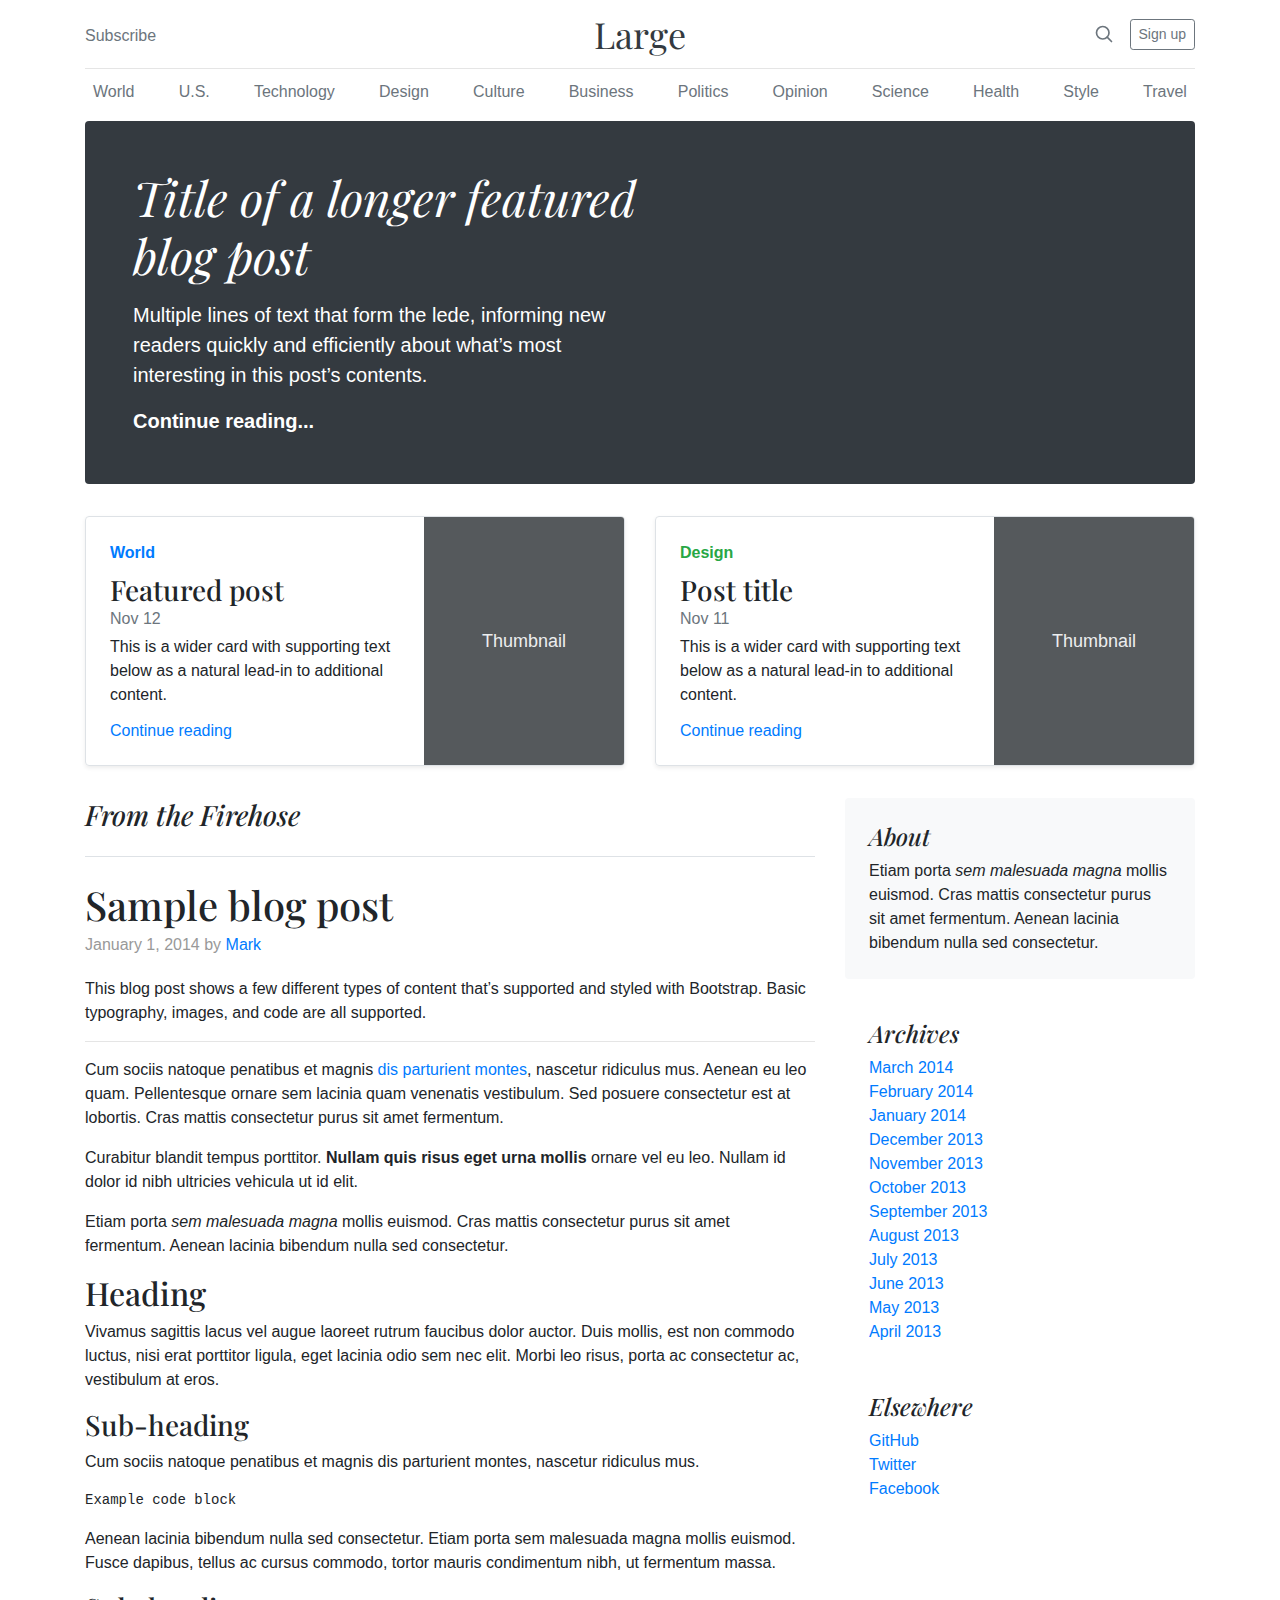
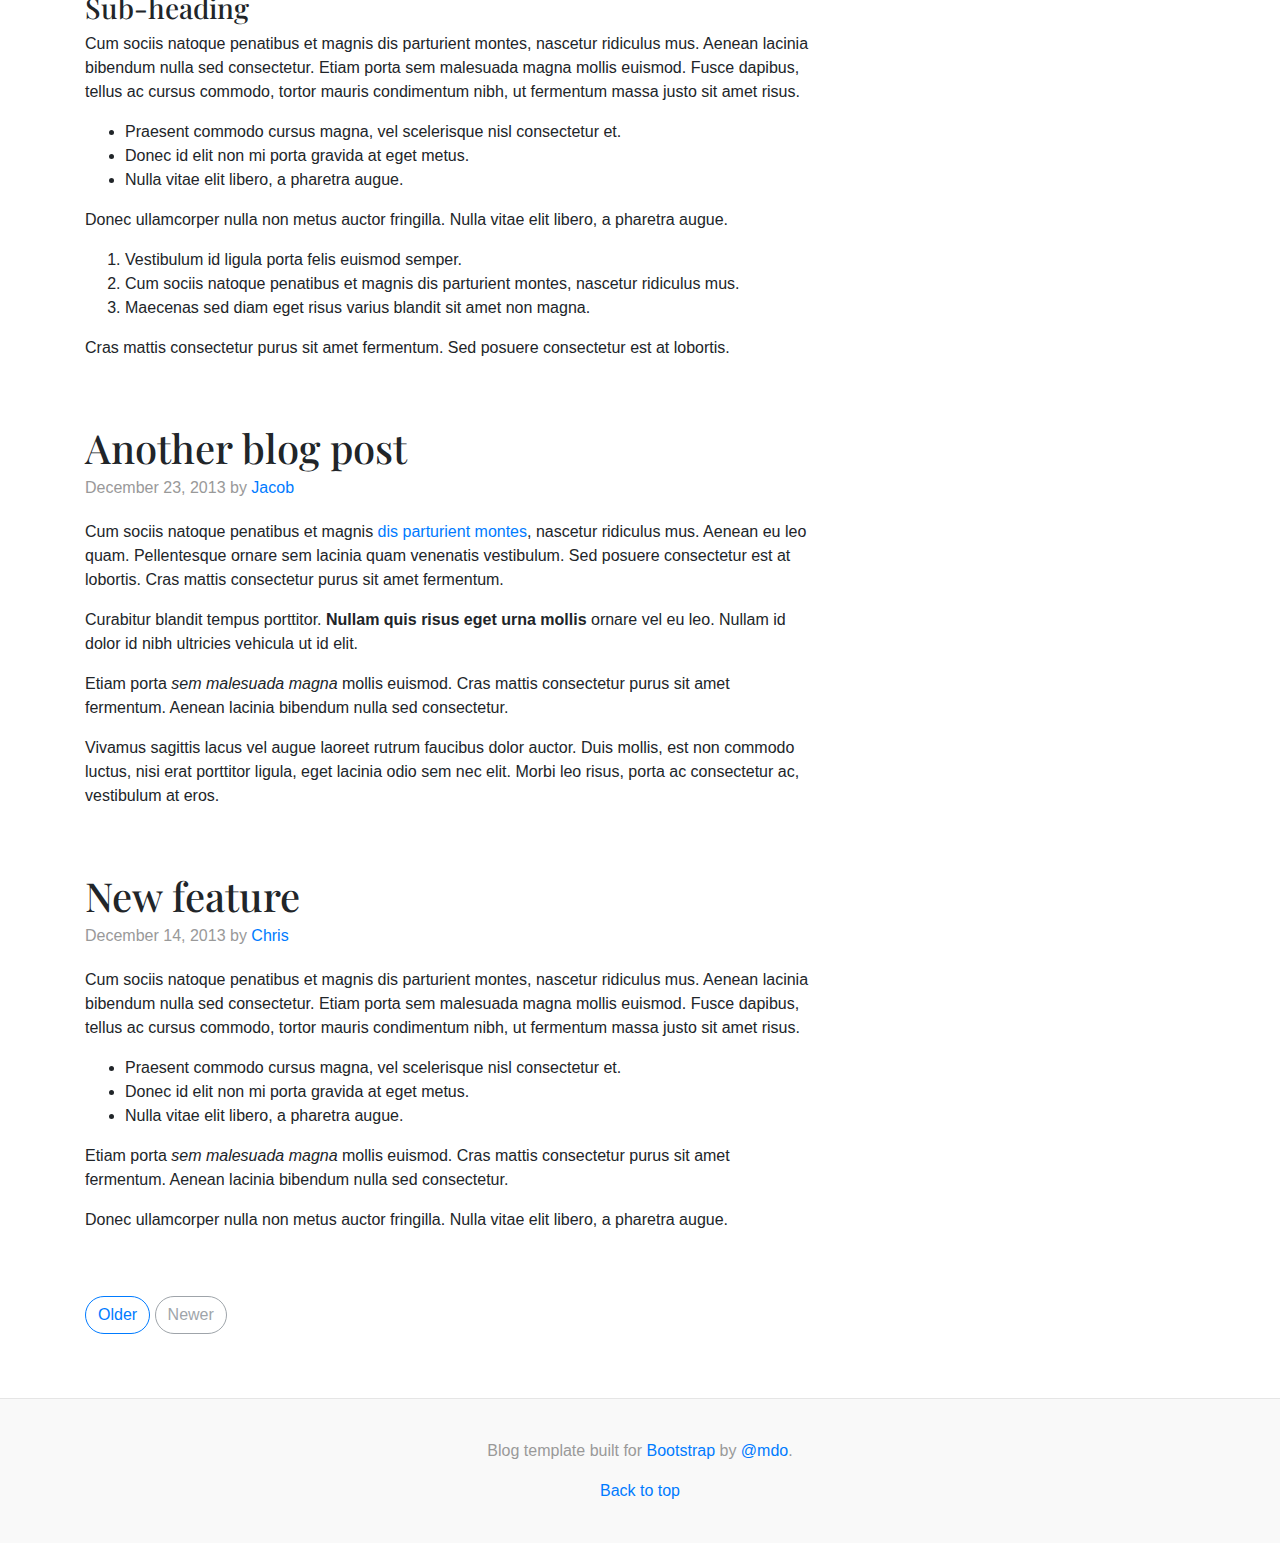
<file: bootstrap-4.5.3-examples/blog/index.html>
<!doctype html>
<html lang="en">
  <head>
    <meta charset="utf-8">
    <meta name="viewport" content="width=device-width, initial-scale=1, shrink-to-fit=no">
    <meta name="description" content="">
    <meta name="author" content="Mark Otto, Jacob Thornton, and Bootstrap contributors">
    <meta name="generator" content="Jekyll v4.1.1">
    <title>Blog Template · Bootstrap</title>

    <link rel="canonical" href="https://getbootstrap.com/docs/4.5/examples/blog/">

    <!-- Bootstrap core CSS -->
<link href="../assets/dist/css/bootstrap.min.css" rel="stylesheet">

    <style>
      .bd-placeholder-img {
        font-size: 1.125rem;
        text-anchor: middle;
        -webkit-user-select: none;
        -moz-user-select: none;
        -ms-user-select: none;
        user-select: none;
      }

      @media (min-width: 768px) {
        .bd-placeholder-img-lg {
          font-size: 3.5rem;
        }
      }
    </style>
    <!-- Custom styles for this template -->
    <link href="https://fonts.googleapis.com/css?family=Playfair+Display:700,900" rel="stylesheet">
    <!-- Custom styles for this template -->
    <link href="blog.css" rel="stylesheet">
  </head>
  <body>
    <div class="container">
  <header class="blog-header py-3">
    <div class="row flex-nowrap justify-content-between align-items-center">
      <div class="col-4 pt-1">
        <a class="text-muted" href="#">Subscribe</a>
      </div>
      <div class="col-4 text-center">
        <a class="blog-header-logo text-dark" href="#">Large</a>
      </div>
      <div class="col-4 d-flex justify-content-end align-items-center">
        <a class="text-muted" href="#" aria-label="Search">
          <svg xmlns="http://www.w3.org/2000/svg" width="20" height="20" fill="none" stroke="currentColor" stroke-linecap="round" stroke-linejoin="round" stroke-width="2" class="mx-3" role="img" viewBox="0 0 24 24" focusable="false"><title>Search</title><circle cx="10.5" cy="10.5" r="7.5"/><path d="M21 21l-5.2-5.2"/></svg>
        </a>
        <a class="btn btn-sm btn-outline-secondary" href="#">Sign up</a>
      </div>
    </div>
  </header>

  <div class="nav-scroller py-1 mb-2">
    <nav class="nav d-flex justify-content-between">
      <a class="p-2 text-muted" href="#">World</a>
      <a class="p-2 text-muted" href="#">U.S.</a>
      <a class="p-2 text-muted" href="#">Technology</a>
      <a class="p-2 text-muted" href="#">Design</a>
      <a class="p-2 text-muted" href="#">Culture</a>
      <a class="p-2 text-muted" href="#">Business</a>
      <a class="p-2 text-muted" href="#">Politics</a>
      <a class="p-2 text-muted" href="#">Opinion</a>
      <a class="p-2 text-muted" href="#">Science</a>
      <a class="p-2 text-muted" href="#">Health</a>
      <a class="p-2 text-muted" href="#">Style</a>
      <a class="p-2 text-muted" href="#">Travel</a>
    </nav>
  </div>

  <div class="jumbotron p-4 p-md-5 text-white rounded bg-dark">
    <div class="col-md-6 px-0">
      <h1 class="display-4 font-italic">Title of a longer featured blog post</h1>
      <p class="lead my-3">Multiple lines of text that form the lede, informing new readers quickly and efficiently about what’s most interesting in this post’s contents.</p>
      <p class="lead mb-0"><a href="#" class="text-white font-weight-bold">Continue reading...</a></p>
    </div>
  </div>

  <div class="row mb-2">
    <div class="col-md-6">
      <div class="row no-gutters border rounded overflow-hidden flex-md-row mb-4 shadow-sm h-md-250 position-relative">
        <div class="col p-4 d-flex flex-column position-static">
          <strong class="d-inline-block mb-2 text-primary">World</strong>
          <h3 class="mb-0">Featured post</h3>
          <div class="mb-1 text-muted">Nov 12</div>
          <p class="card-text mb-auto">This is a wider card with supporting text below as a natural lead-in to additional content.</p>
          <a href="#" class="stretched-link">Continue reading</a>
        </div>
        <div class="col-auto d-none d-lg-block">
          <svg class="bd-placeholder-img" width="200" height="250" xmlns="http://www.w3.org/2000/svg" preserveAspectRatio="xMidYMid slice" focusable="false" role="img" aria-label="Placeholder: Thumbnail"><title>Placeholder</title><rect width="100%" height="100%" fill="#55595c"/><text x="50%" y="50%" fill="#eceeef" dy=".3em">Thumbnail</text></svg>
        </div>
      </div>
    </div>
    <div class="col-md-6">
      <div class="row no-gutters border rounded overflow-hidden flex-md-row mb-4 shadow-sm h-md-250 position-relative">
        <div class="col p-4 d-flex flex-column position-static">
          <strong class="d-inline-block mb-2 text-success">Design</strong>
          <h3 class="mb-0">Post title</h3>
          <div class="mb-1 text-muted">Nov 11</div>
          <p class="mb-auto">This is a wider card with supporting text below as a natural lead-in to additional content.</p>
          <a href="#" class="stretched-link">Continue reading</a>
        </div>
        <div class="col-auto d-none d-lg-block">
          <svg class="bd-placeholder-img" width="200" height="250" xmlns="http://www.w3.org/2000/svg" preserveAspectRatio="xMidYMid slice" focusable="false" role="img" aria-label="Placeholder: Thumbnail"><title>Placeholder</title><rect width="100%" height="100%" fill="#55595c"/><text x="50%" y="50%" fill="#eceeef" dy=".3em">Thumbnail</text></svg>
        </div>
      </div>
    </div>
  </div>
</div>

<main role="main" class="container">
  <div class="row">
    <div class="col-md-8 blog-main">
      <h3 class="pb-4 mb-4 font-italic border-bottom">
        From the Firehose
      </h3>

      <div class="blog-post">
        <h2 class="blog-post-title">Sample blog post</h2>
        <p class="blog-post-meta">January 1, 2014 by <a href="#">Mark</a></p>

        <p>This blog post shows a few different types of content that’s supported and styled with Bootstrap. Basic typography, images, and code are all supported.</p>
        <hr>
        <p>Cum sociis natoque penatibus et magnis <a href="#">dis parturient montes</a>, nascetur ridiculus mus. Aenean eu leo quam. Pellentesque ornare sem lacinia quam venenatis vestibulum. Sed posuere consectetur est at lobortis. Cras mattis consectetur purus sit amet fermentum.</p>
        <blockquote>
          <p>Curabitur blandit tempus porttitor. <strong>Nullam quis risus eget urna mollis</strong> ornare vel eu leo. Nullam id dolor id nibh ultricies vehicula ut id elit.</p>
        </blockquote>
        <p>Etiam porta <em>sem malesuada magna</em> mollis euismod. Cras mattis consectetur purus sit amet fermentum. Aenean lacinia bibendum nulla sed consectetur.</p>
        <h2>Heading</h2>
        <p>Vivamus sagittis lacus vel augue laoreet rutrum faucibus dolor auctor. Duis mollis, est non commodo luctus, nisi erat porttitor ligula, eget lacinia odio sem nec elit. Morbi leo risus, porta ac consectetur ac, vestibulum at eros.</p>
        <h3>Sub-heading</h3>
        <p>Cum sociis natoque penatibus et magnis dis parturient montes, nascetur ridiculus mus.</p>
        <pre><code>Example code block</code></pre>
        <p>Aenean lacinia bibendum nulla sed consectetur. Etiam porta sem malesuada magna mollis euismod. Fusce dapibus, tellus ac cursus commodo, tortor mauris condimentum nibh, ut fermentum massa.</p>
        <h3>Sub-heading</h3>
        <p>Cum sociis natoque penatibus et magnis dis parturient montes, nascetur ridiculus mus. Aenean lacinia bibendum nulla sed consectetur. Etiam porta sem malesuada magna mollis euismod. Fusce dapibus, tellus ac cursus commodo, tortor mauris condimentum nibh, ut fermentum massa justo sit amet risus.</p>
        <ul>
          <li>Praesent commodo cursus magna, vel scelerisque nisl consectetur et.</li>
          <li>Donec id elit non mi porta gravida at eget metus.</li>
          <li>Nulla vitae elit libero, a pharetra augue.</li>
        </ul>
        <p>Donec ullamcorper nulla non metus auctor fringilla. Nulla vitae elit libero, a pharetra augue.</p>
        <ol>
          <li>Vestibulum id ligula porta felis euismod semper.</li>
          <li>Cum sociis natoque penatibus et magnis dis parturient montes, nascetur ridiculus mus.</li>
          <li>Maecenas sed diam eget risus varius blandit sit amet non magna.</li>
        </ol>
        <p>Cras mattis consectetur purus sit amet fermentum. Sed posuere consectetur est at lobortis.</p>
      </div><!-- /.blog-post -->

      <div class="blog-post">
        <h2 class="blog-post-title">Another blog post</h2>
        <p class="blog-post-meta">December 23, 2013 by <a href="#">Jacob</a></p>

        <p>Cum sociis natoque penatibus et magnis <a href="#">dis parturient montes</a>, nascetur ridiculus mus. Aenean eu leo quam. Pellentesque ornare sem lacinia quam venenatis vestibulum. Sed posuere consectetur est at lobortis. Cras mattis consectetur purus sit amet fermentum.</p>
        <blockquote>
          <p>Curabitur blandit tempus porttitor. <strong>Nullam quis risus eget urna mollis</strong> ornare vel eu leo. Nullam id dolor id nibh ultricies vehicula ut id elit.</p>
        </blockquote>
        <p>Etiam porta <em>sem malesuada magna</em> mollis euismod. Cras mattis consectetur purus sit amet fermentum. Aenean lacinia bibendum nulla sed consectetur.</p>
        <p>Vivamus sagittis lacus vel augue laoreet rutrum faucibus dolor auctor. Duis mollis, est non commodo luctus, nisi erat porttitor ligula, eget lacinia odio sem nec elit. Morbi leo risus, porta ac consectetur ac, vestibulum at eros.</p>
      </div><!-- /.blog-post -->

      <div class="blog-post">
        <h2 class="blog-post-title">New feature</h2>
        <p class="blog-post-meta">December 14, 2013 by <a href="#">Chris</a></p>

        <p>Cum sociis natoque penatibus et magnis dis parturient montes, nascetur ridiculus mus. Aenean lacinia bibendum nulla sed consectetur. Etiam porta sem malesuada magna mollis euismod. Fusce dapibus, tellus ac cursus commodo, tortor mauris condimentum nibh, ut fermentum massa justo sit amet risus.</p>
        <ul>
          <li>Praesent commodo cursus magna, vel scelerisque nisl consectetur et.</li>
          <li>Donec id elit non mi porta gravida at eget metus.</li>
          <li>Nulla vitae elit libero, a pharetra augue.</li>
        </ul>
        <p>Etiam porta <em>sem malesuada magna</em> mollis euismod. Cras mattis consectetur purus sit amet fermentum. Aenean lacinia bibendum nulla sed consectetur.</p>
        <p>Donec ullamcorper nulla non metus auctor fringilla. Nulla vitae elit libero, a pharetra augue.</p>
      </div><!-- /.blog-post -->

      <nav class="blog-pagination">
        <a class="btn btn-outline-primary" href="#">Older</a>
        <a class="btn btn-outline-secondary disabled" href="#" tabindex="-1" aria-disabled="true">Newer</a>
      </nav>

    </div><!-- /.blog-main -->

    <aside class="col-md-4 blog-sidebar">
      <div class="p-4 mb-3 bg-light rounded">
        <h4 class="font-italic">About</h4>
        <p class="mb-0">Etiam porta <em>sem malesuada magna</em> mollis euismod. Cras mattis consectetur purus sit amet fermentum. Aenean lacinia bibendum nulla sed consectetur.</p>
      </div>

      <div class="p-4">
        <h4 class="font-italic">Archives</h4>
        <ol class="list-unstyled mb-0">
          <li><a href="#">March 2014</a></li>
          <li><a href="#">February 2014</a></li>
          <li><a href="#">January 2014</a></li>
          <li><a href="#">December 2013</a></li>
          <li><a href="#">November 2013</a></li>
          <li><a href="#">October 2013</a></li>
          <li><a href="#">September 2013</a></li>
          <li><a href="#">August 2013</a></li>
          <li><a href="#">July 2013</a></li>
          <li><a href="#">June 2013</a></li>
          <li><a href="#">May 2013</a></li>
          <li><a href="#">April 2013</a></li>
        </ol>
      </div>

      <div class="p-4">
        <h4 class="font-italic">Elsewhere</h4>
        <ol class="list-unstyled">
          <li><a href="#">GitHub</a></li>
          <li><a href="#">Twitter</a></li>
          <li><a href="#">Facebook</a></li>
        </ol>
      </div>
    </aside><!-- /.blog-sidebar -->

  </div><!-- /.row -->

</main><!-- /.container -->

<footer class="blog-footer">
  <p>Blog template built for <a href="https://getbootstrap.com/">Bootstrap</a> by <a href="https://twitter.com/mdo">@mdo</a>.</p>
  <p>
    <a href="#">Back to top</a>
  </p>
</footer>
</body>
</html>
</file>
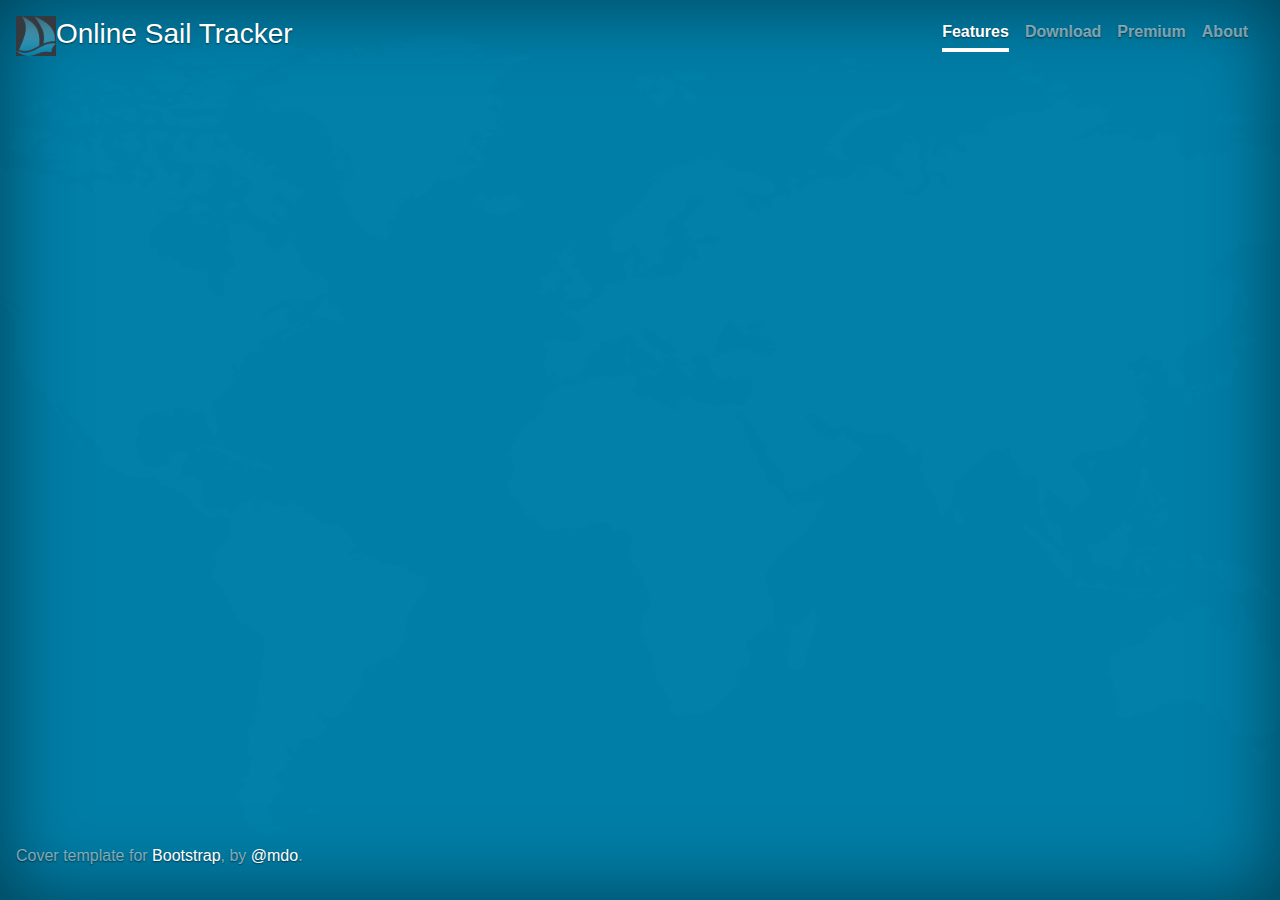
<file: bootstrap-4.5.3-examples/cover/index.html>
<!doctype html>
<html lang="en">

<head>
    <meta charset="utf-8">
    <meta name="viewport" content="width=device-width, initial-scale=1, shrink-to-fit=no">
    <meta name="description" content="">
    <meta name="author" content="Mark Otto, Jacob Thornton, and Bootstrap contributors">
    <meta name="generator" content="Jekyll v4.1.1">
    <title>Cover Template · Bootstrap</title>

    <link rel="canonical" href="https://getbootstrap.com/docs/4.5/examples/cover/">

    <!-- Bootstrap core CSS -->
    <link href="../assets/dist/css/bootstrap.min.css" rel="stylesheet">

    <style>
        body {
            background-image: url('background.png');
            background-repeat: no-repeat;
            background-attachment: fixed;
            background-size: 100% 100%;
        }
    </style>
    <!-- Custom styles for this template -->
    <link href="cover.css" rel="stylesheet">
</head>

<body class="text-justify">
    <div class="cover-container d-flex w-100 h-100 p-3 mx-auto flex-column">
        <header class="masthead mb-auto">
            <div class="inner">
                <h3 class="masthead-brand"><img src="logo_dark.png" width="40" height="40">Online Sail Tracker</h3>
                <nav class="nav nav-masthead justify-content-center">
                    <a class="nav-link active" href="#">Features</a>
                    <a class="nav-link" href="#">Download</a>
                    <a class="nav-link" href="#">Premium</a>
                    <a class="nav-link" href="#">About</a>
                    <a class="nav-link" href="#"></a>

                </nav>
            </div>
        </header>

        <!-- <main role="main" class="inner cover">
            <h1 class="cover-heading">Cover your page.</h1>
            <p class="lead">Cover is a one-page template for building simple and beautiful home pages. Download, edit the text, and add your own fullscreen background photo to make it your own.</p>
            <p class="lead">
                <a href="#" class="btn btn-lg btn-secondary">Learn more</a>
            </p>
        </main> -->

        <footer class="mastfoot mt-auto">
            <div class="inner">
                <p>Cover template for <a href="https://getbootstrap.com/">Bootstrap</a>, by <a href="https://twitter.com/mdo">@mdo</a>.</p>
            </div>
        </footer>
    </div>
</body>

</html>
</file>
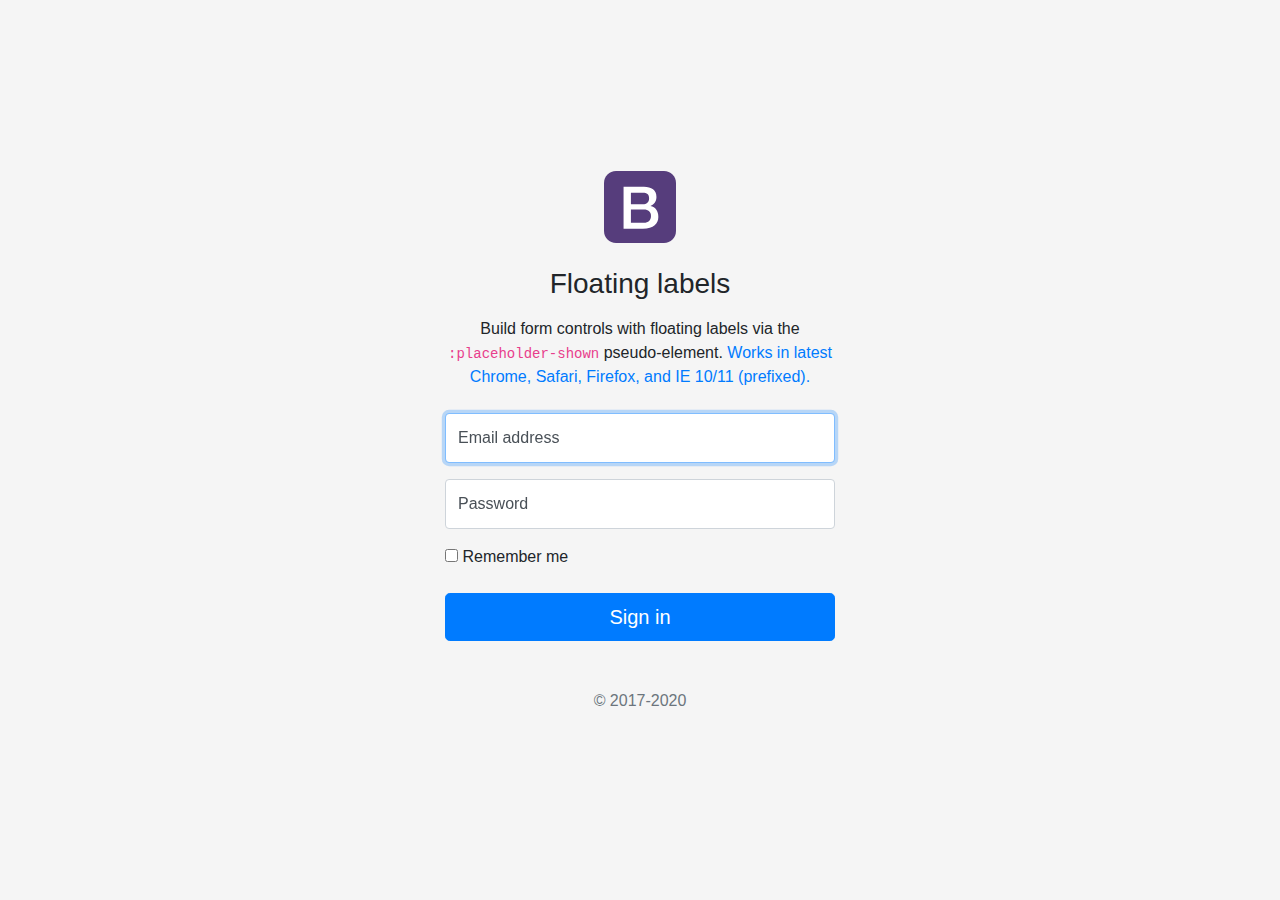
<file: bootstrap-4.5.3-examples/floating-labels/index.html>
<!doctype html>
<html lang="en">
  <head>
    <meta charset="utf-8">
    <meta name="viewport" content="width=device-width, initial-scale=1, shrink-to-fit=no">
    <meta name="description" content="">
    <meta name="author" content="Mark Otto, Jacob Thornton, and Bootstrap contributors">
    <meta name="generator" content="Jekyll v4.1.1">
    <title>Floating labels example · Bootstrap</title>

    <link rel="canonical" href="https://getbootstrap.com/docs/4.5/examples/floating-labels/">

    <!-- Bootstrap core CSS -->
<link href="../assets/dist/css/bootstrap.min.css" rel="stylesheet">

    <style>
      .bd-placeholder-img {
        font-size: 1.125rem;
        text-anchor: middle;
        -webkit-user-select: none;
        -moz-user-select: none;
        -ms-user-select: none;
        user-select: none;
      }

      @media (min-width: 768px) {
        .bd-placeholder-img-lg {
          font-size: 3.5rem;
        }
      }
    </style>
    <!-- Custom styles for this template -->
    <link href="floating-labels.css" rel="stylesheet">
  </head>
  <body>
    <form class="form-signin">
  <div class="text-center mb-4">
    <img class="mb-4" src="../assets/brand/bootstrap-solid.svg" alt="" width="72" height="72">
    <h1 class="h3 mb-3 font-weight-normal">Floating labels</h1>
    <p>Build form controls with floating labels via the <code>:placeholder-shown</code> pseudo-element. <a href="https://caniuse.com/#feat=css-placeholder-shown">Works in latest Chrome, Safari, Firefox, and IE 10/11 (prefixed).</a></p>
  </div>

  <div class="form-label-group">
    <input type="email" id="inputEmail" class="form-control" placeholder="Email address" required autofocus>
    <label for="inputEmail">Email address</label>
  </div>

  <div class="form-label-group">
    <input type="password" id="inputPassword" class="form-control" placeholder="Password" required>
    <label for="inputPassword">Password</label>
  </div>

  <div class="checkbox mb-3">
    <label>
      <input type="checkbox" value="remember-me"> Remember me
    </label>
  </div>
  <button class="btn btn-lg btn-primary btn-block" type="submit">Sign in</button>
  <p class="mt-5 mb-3 text-muted text-center">&copy; 2017-2020</p>
</form>
</body>
</html>
</file>
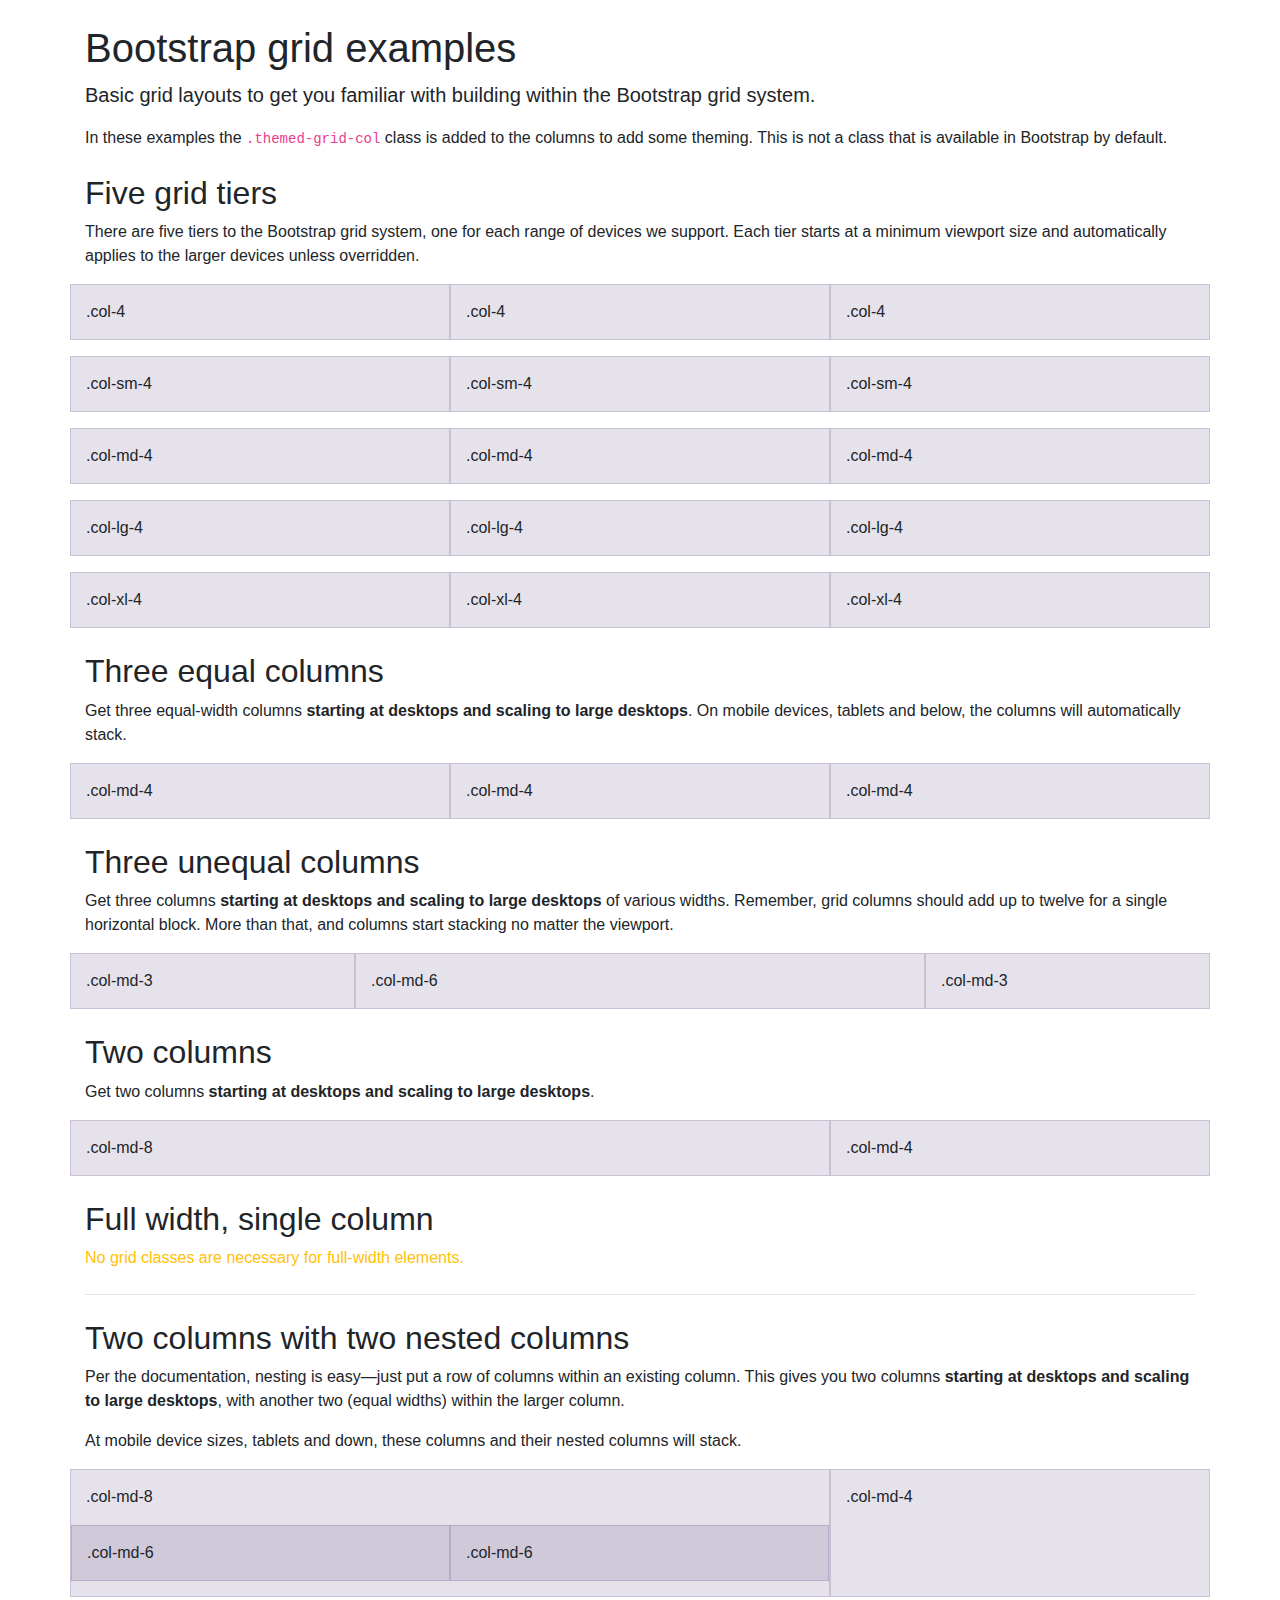
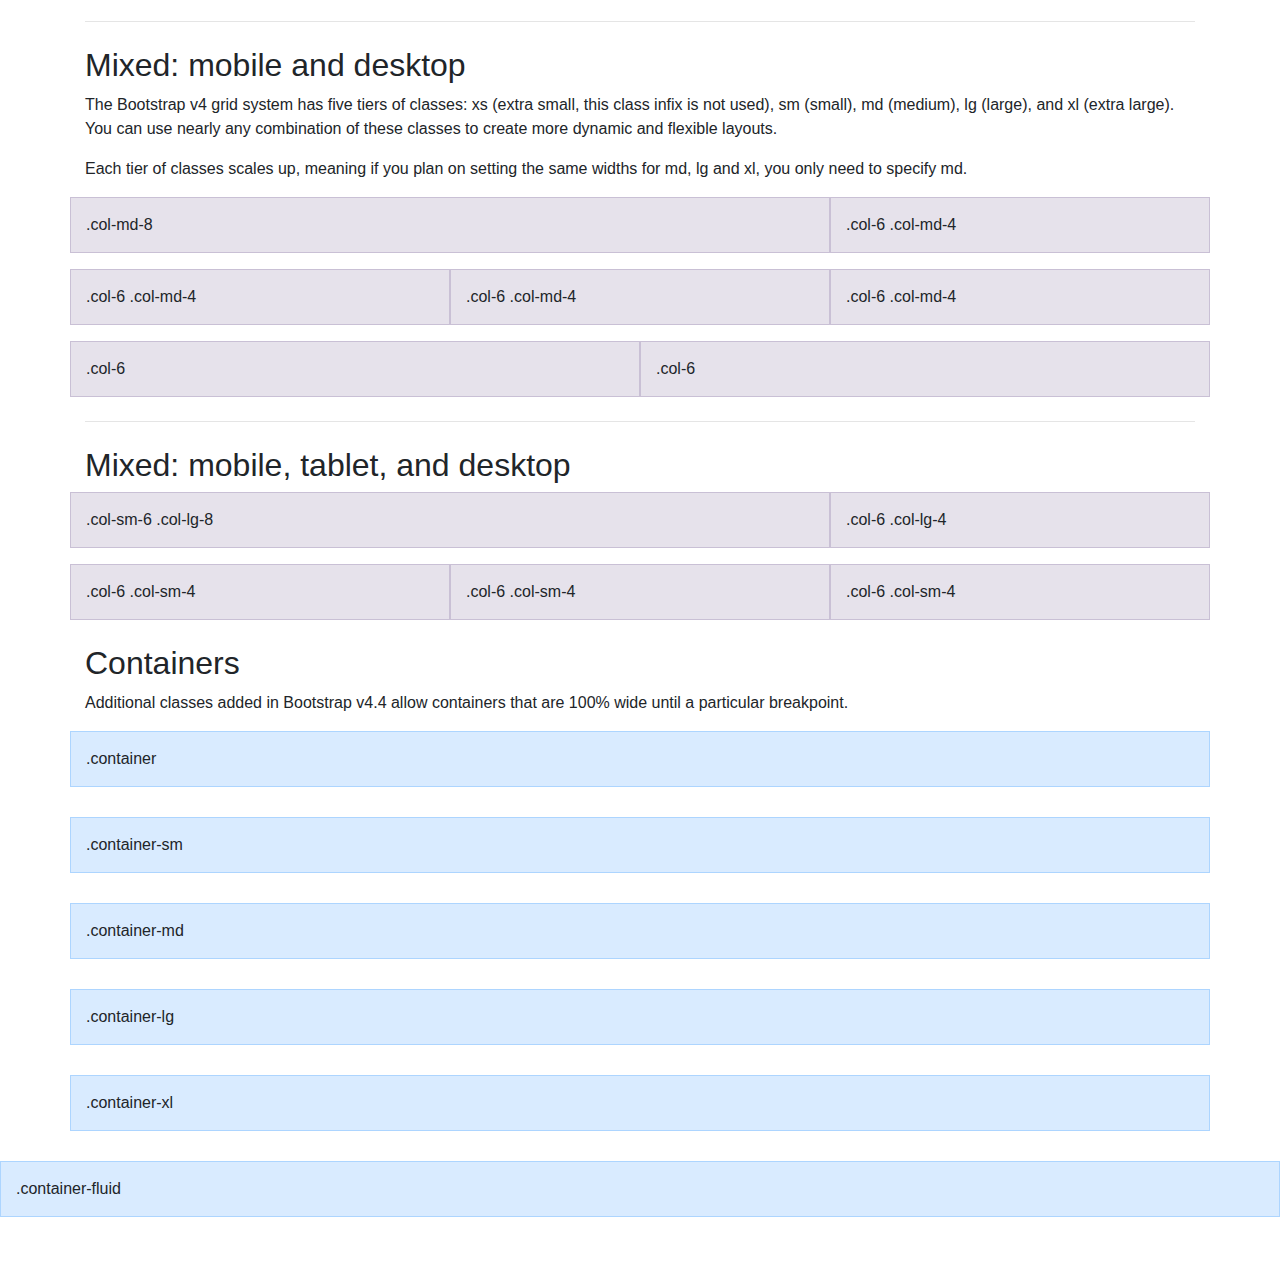
<file: bootstrap-4.5.3-examples/grid/index.html>
<!doctype html>
<html lang="en">
  <head>
    <meta charset="utf-8">
    <meta name="viewport" content="width=device-width, initial-scale=1, shrink-to-fit=no">
    <meta name="description" content="">
    <meta name="author" content="Mark Otto, Jacob Thornton, and Bootstrap contributors">
    <meta name="generator" content="Jekyll v4.1.1">
    <title>Grid Template · Bootstrap</title>

    <link rel="canonical" href="https://getbootstrap.com/docs/4.5/examples/grid/">

    <!-- Bootstrap core CSS -->
<link href="../assets/dist/css/bootstrap.min.css" rel="stylesheet">

    <style>
      .bd-placeholder-img {
        font-size: 1.125rem;
        text-anchor: middle;
        -webkit-user-select: none;
        -moz-user-select: none;
        -ms-user-select: none;
        user-select: none;
      }

      @media (min-width: 768px) {
        .bd-placeholder-img-lg {
          font-size: 3.5rem;
        }
      }
    </style>
    <!-- Custom styles for this template -->
    <link href="grid.css" rel="stylesheet">
  </head>
  <body class="py-4">
    <div class="container">

  <h1>Bootstrap grid examples</h1>
  <p class="lead">Basic grid layouts to get you familiar with building within the Bootstrap grid system.</p>
  <p>In these examples the <code>.themed-grid-col</code> class is added to the columns to add some theming. This is not a class that is available in Bootstrap by default.</p>

  <h2 class="mt-4">Five grid tiers</h2>
  <p>There are five tiers to the Bootstrap grid system, one for each range of devices we support. Each tier starts at a minimum viewport size and automatically applies to the larger devices unless overridden.</p>

  <div class="row mb-3">
    <div class="col-4 themed-grid-col">.col-4</div>
    <div class="col-4 themed-grid-col">.col-4</div>
    <div class="col-4 themed-grid-col">.col-4</div>
  </div>

  <div class="row mb-3">
    <div class="col-sm-4 themed-grid-col">.col-sm-4</div>
    <div class="col-sm-4 themed-grid-col">.col-sm-4</div>
    <div class="col-sm-4 themed-grid-col">.col-sm-4</div>
  </div>

  <div class="row mb-3">
    <div class="col-md-4 themed-grid-col">.col-md-4</div>
    <div class="col-md-4 themed-grid-col">.col-md-4</div>
    <div class="col-md-4 themed-grid-col">.col-md-4</div>
  </div>

  <div class="row mb-3">
    <div class="col-lg-4 themed-grid-col">.col-lg-4</div>
    <div class="col-lg-4 themed-grid-col">.col-lg-4</div>
    <div class="col-lg-4 themed-grid-col">.col-lg-4</div>
  </div>

  <div class="row mb-3">
    <div class="col-xl-4 themed-grid-col">.col-xl-4</div>
    <div class="col-xl-4 themed-grid-col">.col-xl-4</div>
    <div class="col-xl-4 themed-grid-col">.col-xl-4</div>
  </div>

  <h2 class="mt-4">Three equal columns</h2>
  <p>Get three equal-width columns <strong>starting at desktops and scaling to large desktops</strong>. On mobile devices, tablets and below, the columns will automatically stack.</p>
  <div class="row mb-3">
    <div class="col-md-4 themed-grid-col">.col-md-4</div>
    <div class="col-md-4 themed-grid-col">.col-md-4</div>
    <div class="col-md-4 themed-grid-col">.col-md-4</div>
  </div>

  <h2 class="mt-4">Three unequal columns</h2>
  <p>Get three columns <strong>starting at desktops and scaling to large desktops</strong> of various widths. Remember, grid columns should add up to twelve for a single horizontal block. More than that, and columns start stacking no matter the viewport.</p>
  <div class="row mb-3">
    <div class="col-md-3 themed-grid-col">.col-md-3</div>
    <div class="col-md-6 themed-grid-col">.col-md-6</div>
    <div class="col-md-3 themed-grid-col">.col-md-3</div>
  </div>

  <h2 class="mt-4">Two columns</h2>
  <p>Get two columns <strong>starting at desktops and scaling to large desktops</strong>.</p>
  <div class="row mb-3">
    <div class="col-md-8 themed-grid-col">.col-md-8</div>
    <div class="col-md-4 themed-grid-col">.col-md-4</div>
  </div>

  <h2 class="mt-4">Full width, single column</h2>
  <p class="text-warning">
    No grid classes are necessary for full-width elements.
  </p>

  <hr class="my-4">

  <h2 class="mt-4">Two columns with two nested columns</h2>
  <p>Per the documentation, nesting is easy—just put a row of columns within an existing column. This gives you two columns <strong>starting at desktops and scaling to large desktops</strong>, with another two (equal widths) within the larger column.</p>
  <p>At mobile device sizes, tablets and down, these columns and their nested columns will stack.</p>
  <div class="row mb-3">
    <div class="col-md-8 themed-grid-col">
      <div class="pb-3">
        .col-md-8
      </div>
      <div class="row">
        <div class="col-md-6 themed-grid-col">.col-md-6</div>
        <div class="col-md-6 themed-grid-col">.col-md-6</div>
      </div>
    </div>
    <div class="col-md-4 themed-grid-col">.col-md-4</div>
  </div>

  <hr class="my-4">

  <h2 class="mt-4">Mixed: mobile and desktop</h2>
  <p>The Bootstrap v4 grid system has five tiers of classes: xs (extra small, this class infix is not used), sm (small), md (medium), lg (large), and xl (extra large). You can use nearly any combination of these classes to create more dynamic and flexible layouts.</p>
  <p>Each tier of classes scales up, meaning if you plan on setting the same widths for md, lg and xl, you only need to specify md.</p>
  <div class="row mb-3">
    <div class="col-md-8 themed-grid-col">.col-md-8</div>
    <div class="col-6 col-md-4 themed-grid-col">.col-6 .col-md-4</div>
  </div>
  <div class="row mb-3">
    <div class="col-6 col-md-4 themed-grid-col">.col-6 .col-md-4</div>
    <div class="col-6 col-md-4 themed-grid-col">.col-6 .col-md-4</div>
    <div class="col-6 col-md-4 themed-grid-col">.col-6 .col-md-4</div>
  </div>
  <div class="row mb-3">
    <div class="col-6 themed-grid-col">.col-6</div>
    <div class="col-6 themed-grid-col">.col-6</div>
  </div>

  <hr class="my-4">

  <h2 class="mt-4">Mixed: mobile, tablet, and desktop</h2>
  <div class="row mb-3">
    <div class="col-sm-6 col-lg-8 themed-grid-col">.col-sm-6 .col-lg-8</div>
    <div class="col-6 col-lg-4 themed-grid-col">.col-6 .col-lg-4</div>
  </div>
  <div class="row mb-3">
    <div class="col-6 col-sm-4 themed-grid-col">.col-6 .col-sm-4</div>
    <div class="col-6 col-sm-4 themed-grid-col">.col-6 .col-sm-4</div>
    <div class="col-6 col-sm-4 themed-grid-col">.col-6 .col-sm-4</div>
  </div>

</div>

<div class="container" id="containers">
  <h2 class="mt-4">Containers</h2>
  <p>Additional classes added in Bootstrap v4.4 allow containers that are 100% wide until a particular breakpoint.</p>
</div>

<div class="container themed-container">.container</div>
<div class="container-sm themed-container">.container-sm</div>
<div class="container-md themed-container">.container-md</div>
<div class="container-lg themed-container">.container-lg</div>
<div class="container-xl themed-container">.container-xl</div>
<div class="container-fluid themed-container">.container-fluid</div>
</body>
</html>
</file>
<file: bootstrap-4.5.3-examples/blog/blog.css>
/* stylelint-disable selector-list-comma-newline-after */

.blog-header {
  line-height: 1;
  border-bottom: 1px solid #e5e5e5;
}

.blog-header-logo {
  font-family: "Playfair Display", Georgia, "Times New Roman", serif;
  font-size: 2.25rem;
}

.blog-header-logo:hover {
  text-decoration: none;
}

h1, h2, h3, h4, h5, h6 {
  font-family: "Playfair Display", Georgia, "Times New Roman", serif;
}

.display-4 {
  font-size: 2.5rem;
}
@media (min-width: 768px) {
  .display-4 {
    font-size: 3rem;
  }
}

.nav-scroller {
  position: relative;
  z-index: 2;
  height: 2.75rem;
  overflow-y: hidden;
}

.nav-scroller .nav {
  display: -ms-flexbox;
  display: flex;
  -ms-flex-wrap: nowrap;
  flex-wrap: nowrap;
  padding-bottom: 1rem;
  margin-top: -1px;
  overflow-x: auto;
  text-align: center;
  white-space: nowrap;
  -webkit-overflow-scrolling: touch;
}

.nav-scroller .nav-link {
  padding-top: .75rem;
  padding-bottom: .75rem;
  font-size: .875rem;
}

.card-img-right {
  height: 100%;
  border-radius: 0 3px 3px 0;
}

.flex-auto {
  -ms-flex: 0 0 auto;
  flex: 0 0 auto;
}

.h-250 { height: 250px; }
@media (min-width: 768px) {
  .h-md-250 { height: 250px; }
}

/* Pagination */
.blog-pagination {
  margin-bottom: 4rem;
}
.blog-pagination > .btn {
  border-radius: 2rem;
}

/*
 * Blog posts
 */
.blog-post {
  margin-bottom: 4rem;
}
.blog-post-title {
  margin-bottom: .25rem;
  font-size: 2.5rem;
}
.blog-post-meta {
  margin-bottom: 1.25rem;
  color: #999;
}

/*
 * Footer
 */
.blog-footer {
  padding: 2.5rem 0;
  color: #999;
  text-align: center;
  background-color: #f9f9f9;
  border-top: .05rem solid #e5e5e5;
}
.blog-footer p:last-child {
  margin-bottom: 0;
}
</file>
<file: bootstrap-4.5.3-examples/cover/cover.css>
/*
 * Globals
 */


/* Links */

a,
a:focus,
a:hover {
    color: #fff;
}


/* Custom default button */

.btn-secondary,
.btn-secondary:hover,
.btn-secondary:focus {
    color: #333;
    text-shadow: none;
    /* Prevent inheritance from `body` */
    background-color: #fff;
    border: .05rem solid #fff;
}


/*
 * Base structure
 */

html,
body {
    height: 100%;
    background-color: #333;
}

body {
    display: -ms-flexbox;
    display: flex;
    color: #fff;
    text-shadow: 0 .05rem .1rem rgba(0, 0, 0, .5);
    box-shadow: inset 0 0 5rem rgba(0, 0, 0, .5);
}

.cover-container {
    max-width: 90em;
}


/*
 * Header
 */

.masthead {
    margin-bottom: 2rem;
}

.masthead-brand {
    margin-bottom: 0;
}

.nav-masthead .nav-link {
    padding: .25rem 0;
    font-weight: 700;
    color: rgba(255, 255, 255, .5);
    background-color: transparent;
    border-bottom: .25rem solid transparent;
}

.nav-masthead .nav-link:hover,
.nav-masthead .nav-link:focus {
    border-bottom-color: rgba(255, 255, 255, .25);
}

.nav-masthead .nav-link+.nav-link {
    margin-left: 1rem;
}

.nav-masthead .active {
    color: #fff;
    border-bottom-color: #fff;
}

@media (min-width: 48em) {
    .masthead-brand {
        float: left;
    }
    .nav-masthead {
        float: right;
    }
}


/*
 * Cover
 */

.cover {
    padding: 0 1.5rem;
}

.cover .btn-lg {
    padding: .75rem 1.25rem;
    font-weight: 700;
}


/*
 * Footer
 */

.mastfoot {
    color: rgba(255, 255, 255, .5);
}
</file>
<file: bootstrap-4.5.3-examples/floating-labels/floating-labels.css>
html,
body {
  height: 100%;
}

body {
  display: -ms-flexbox;
  display: flex;
  -ms-flex-align: center;
  align-items: center;
  padding-top: 40px;
  padding-bottom: 40px;
  background-color: #f5f5f5;
}

.form-signin {
  width: 100%;
  max-width: 420px;
  padding: 15px;
  margin: auto;
}

.form-label-group {
  position: relative;
  margin-bottom: 1rem;
}

.form-label-group input,
.form-label-group label {
  height: 3.125rem;
  padding: .75rem;
}

.form-label-group label {
  position: absolute;
  top: 0;
  left: 0;
  display: block;
  width: 100%;
  margin-bottom: 0; /* Override default `<label>` margin */
  line-height: 1.5;
  color: #495057;
  pointer-events: none;
  cursor: text; /* Match the input under the label */
  border: 1px solid transparent;
  border-radius: .25rem;
  transition: all .1s ease-in-out;
}

.form-label-group input::-webkit-input-placeholder {
  color: transparent;
}

.form-label-group input::-moz-placeholder {
  color: transparent;
}

.form-label-group input:-ms-input-placeholder {
  color: transparent;
}

.form-label-group input::-ms-input-placeholder {
  color: transparent;
}

.form-label-group input::placeholder {
  color: transparent;
}

.form-label-group input:not(:-moz-placeholder-shown) {
  padding-top: 1.25rem;
  padding-bottom: .25rem;
}

.form-label-group input:not(:-ms-input-placeholder) {
  padding-top: 1.25rem;
  padding-bottom: .25rem;
}

.form-label-group input:not(:placeholder-shown) {
  padding-top: 1.25rem;
  padding-bottom: .25rem;
}

.form-label-group input:not(:-moz-placeholder-shown) ~ label {
  padding-top: .25rem;
  padding-bottom: .25rem;
  font-size: 12px;
  color: #777;
}

.form-label-group input:not(:-ms-input-placeholder) ~ label {
  padding-top: .25rem;
  padding-bottom: .25rem;
  font-size: 12px;
  color: #777;
}

.form-label-group input:not(:placeholder-shown) ~ label {
  padding-top: .25rem;
  padding-bottom: .25rem;
  font-size: 12px;
  color: #777;
}

/* Fallback for Edge
-------------------------------------------------- */
@supports (-ms-ime-align: auto) {
  .form-label-group {
    display: -ms-flexbox;
    display: flex;
    -ms-flex-direction: column-reverse;
    flex-direction: column-reverse;
  }

  .form-label-group label {
    position: static;
  }

  .form-label-group input::-ms-input-placeholder {
    color: #777;
  }
}
</file>
<file: bootstrap-4.5.3-examples/grid/grid.css>
.themed-grid-col {
  padding-top: 15px;
  padding-bottom: 15px;
  background-color: rgba(86, 61, 124, .15);
  border: 1px solid rgba(86, 61, 124, .2);
}

.themed-container {
  padding: 15px;
  margin-bottom: 30px;
  background-color: rgba(0, 123, 255, .15);
  border: 1px solid rgba(0, 123, 255, .2);
}
</file>
